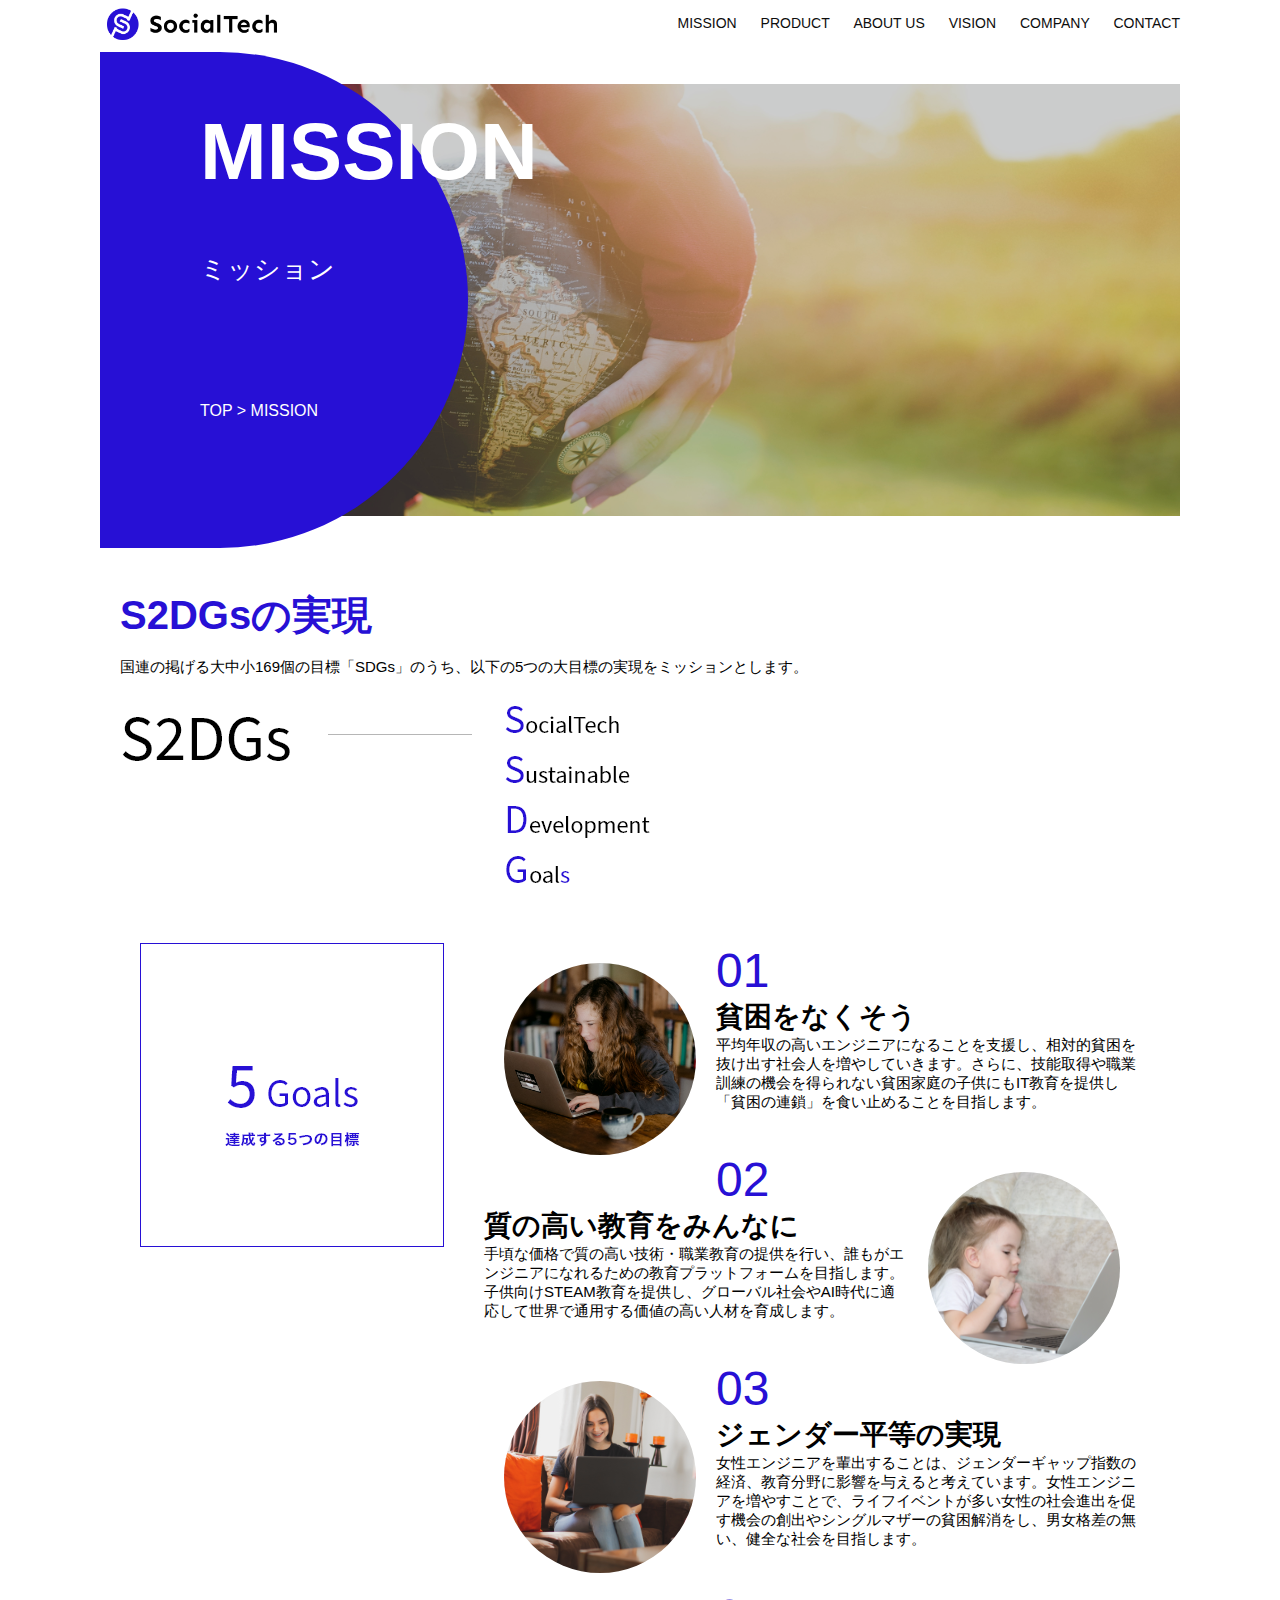
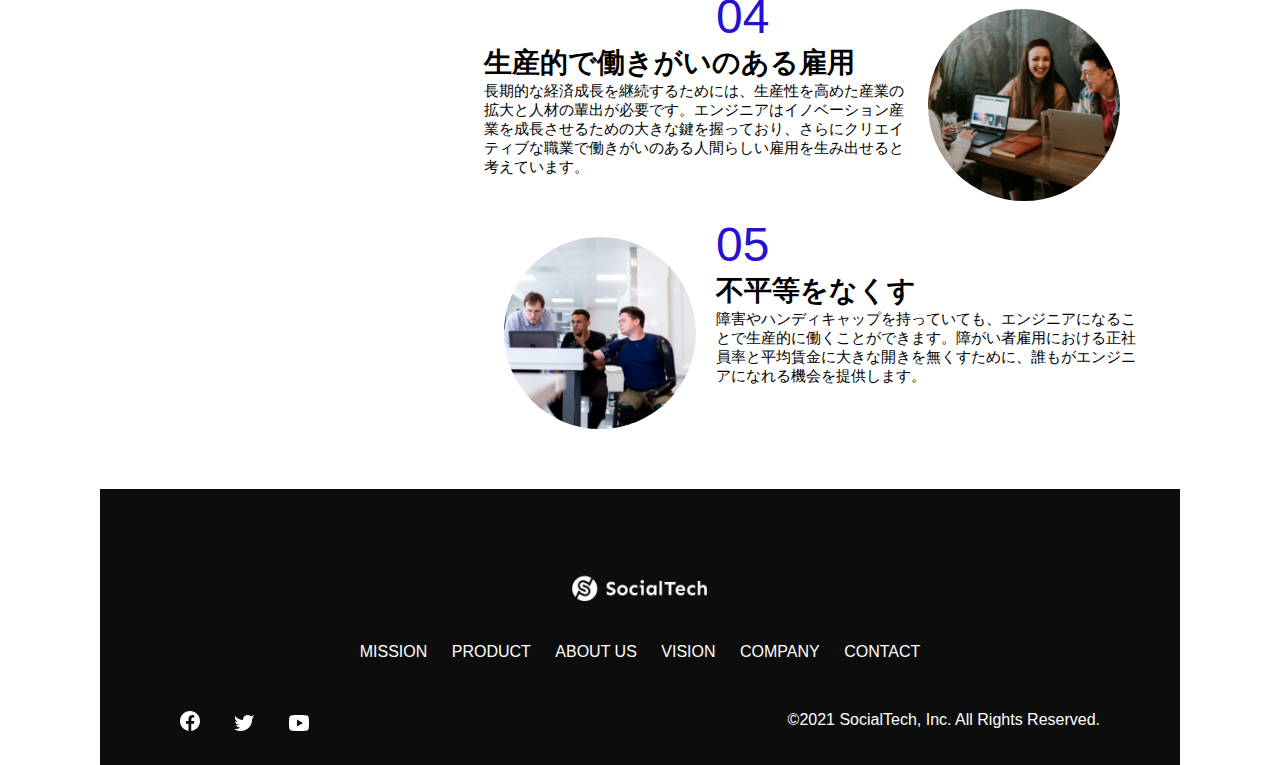
<file: socialtech/mission.html>
<!DOCTYPE html>
<html lang="ja">
  <head>
    <title>SocialTech - MISSION ミッション -</title>
    <meta charset="UTF-8">
    <meta name="description" content="SocialTechが目指す5つの目標（S2DGs）を紹介します">
    <meta name="viewport" content="width=device-width, initial-scale=1.0">
    <link rel="stylesheet" href="style.css">
  </head>

  <body>
    <!-- ヘッダー -->
    <header>
      <!-- ロゴ -->
      <a href="index.html" id="logo"><img src="images/logo.png" alt="トップページに戻る"></a>
      <!-- PC用ナビゲーション -->
      <nav id="nav-pc">
        <a href="mission.html">MISSION</a>
        <a href="product.html">PRODUCT</a>
        <a href="index.html#aboutus">ABOUT US</a>
        <a href="index.html#vision">VISION</a>
        <a href="index.html#company">COMPANY</a>
        <a href="index.html#contact">CONTACT</a>
      </nav>
      <!-- スマホ用メニューボタン -->
      <img id="menu-sp" src="images/button-menu.png" alt="ナビゲーションを開く" onclick="document.getElementById('nav-sp').style.display = 'block'">
      <!-- スマホ用ナビゲーション -->
      <nav id="nav-sp">
        <img id="close" src="images/button-close.png" alt="ナビゲーションを閉じる" onclick="document.getElementById('nav-sp').style.display = 'none'">
        <a id="logo-sp" href="index.html" onclick="document.getElementById('nav-sp').style.display = 'none'"><img src="images/logo-sp.png" alt="トップページに戻る"></a>
        <a class="menu" href="mission.html" onclick="document.getElementById('nav-sp').style.display = 'none'">MISSION</a>
        <a class="menu" href="product.html" onclick="document.getElementById('nav-sp').style.display = 'none'">PRODUCT</a>
        <a class="menu" href="index.html#aboutus" onclick="document.getElementById('nav-sp').style.display = 'none'">ABOUT US</a>
        <a class="menu" href="index.html#vision" onclick="document.getElementById('nav-sp').style.display = 'none'">VISION</a>
        <a class="menu" href="index.html#company" onclick="document.getElementById('nav-sp').style.display = 'none'">COMPANY</a>
        <a class="menu" href="index.html#contact" onclick="document.getElementById('nav-sp').style.display = 'none'">CONTACT</a>
        <div id="sns">
          <a href="https://www.facebook.com/sejuku2013"><img src="images/button-facebook.png" alt="Facebookのリンク"></a>
          <a href="https://twitter.com/samuraijuku"><img src="images/button-twitter.png" alt="Twitterのリンク"></a>
          <a href="https://www.youtube.com/channel/UCCFOQO5aDK0xXam4cUQXT8g"><img src="images/button-youtube.png" alt="YouTubeのリンク"></a>
        </div>
      </nav>
    </header>
    <main>
      <article>
        <section id="mission-main">
          <div id="mission-title">
            <h1>MISSION</h1>
            <span>ミッション</span>
            <div>TOP > MISSION</div>
          </div>
        </section>
        <section id="mission-s2dgs">
          <h2 class="mission-h2">S2DGsの実現</h2>
          <p>国連の掲げる大中小169個の目標「SDGs」のうち、以下の5つの大目標の実現をミッションとします。</p>
          <img src="images/mission/mission-s2dgs.png" alt="S2DGs">
        </section>
        <section id="mission-5goals">
          <div>
            <img id="s2dgs-image" src="images/mission/mission-5goals.png" alt="5Goals">
          </div>
          <div>
            <div>
              <img class="fivegoals-image-left" src="images/mission/mission-5goals01.png" alt="PCを操作する女の子">
              <span class="fivegoals-number">01</span>
              <h3 class="fivegoals-h3">貧困をなくそう</h3>
              <p class="fivegoals-p">平均年収の高いエンジニアになることを支援し、相対的貧困を抜け出す社会人を増やしていきます。さらに、技能取得や職業訓練の機会を得られない貧困家庭の子供にもIT教育を提供し「貧困の連鎖」を食い止めることを目指します。</p>
            </div>
            <div>
              <img class="fivegoals-image-right" src="images/mission/mission-5goals02.png" alt="PCを見つめる小さい女の子">
              <span class="fivegoals-number">02</span>
              <h3 class="fivegoals-h3">質の高い教育をみんなに</h3>
              <p class="fivegoals-p">手頃な価格で質の高い技術・職業教育の提供を行い、誰もがエンジニアになれるための教育プラットフォームを目指します。子供向けSTEAM教育を提供し、グローバル社会やAI時代に適応して世界で通用する価値の高い人材を育成します。</p>
            </div>
            <div>
              <img class="fivegoals-image-left" src="images/mission/mission-5goals03.png" alt="PCを操作する女性">
              <span class="fivegoals-number">03</span>
              <h3 class="fivegoals-h3">ジェンダー平等の実現</h3>
              <p class="fivegoals-p">女性エンジニアを輩出することは、ジェンダーギャップ指数の経済、教育分野に影響を与えると考えています。女性エンジニアを増やすことで、ライフイベントが多い女性の社会進出を促す機会の創出やシングルマザーの貧困解消をし、男女格差の無い、健全な社会を目指します。</p>
            </div>
            <div>
              <img class="fivegoals-image-right" src="images/mission/mission-5goals04.png" alt="笑顔で話し合う3人の男女子">
              <span class="fivegoals-number">04</span>
              <h3 class="fivegoals-h3">生産的で働きがいのある雇用</h3>
              <p class="fivegoals-p">長期的な経済成長を継続するためには、生産性を高めた産業の拡大と人材の輩出が必要です。エンジニアはイノベーション産業を成長させるための大きな鍵を握っており、さらにクリエイティブな職業で働きがいのある人間らしい雇用を生み出せると考えています。</p>
            </div>
            <div>
              <img class="fivegoals-image-left" src="images/mission/mission-5goals05.png" alt="障害を持つ男性が生き生きと働く様子">
              <span class="fivegoals-number">05</span>
              <h3 class="fivegoals-h3">不平等をなくす</h3>
              <p class="fivegoals-p">障害やハンディキャップを持っていても、エンジニアになることで生産的に働くことができます。障がい者雇用における正社員率と平均賃金に大きな開きを無くすために、誰もがエンジニアになれる機会を提供します。</p>
            </div>

          </div>
        </section>















      <!-- フッター -->
      <footer>
        <div id="footer-logo">
          <img src="images/logo-sp.png" alt="SocialTech">
        </div>
        <div id="footer-link">
          <a href="mission.html">MISSION</a>
          <a href="product.html">PRODUCT</a>
          <a href="index.html#aboutus">ABOUT US</a>
          <a href="index.html#vision">VISION</a>
          <a href="index.html#company">COMPANY</a>
          <a href="index.html#contact">CONTACT</a>
        </div>
        <div id="sns-footer">
          <a href="https://www.facebook.com/sejuku2013"><img src="images/button-facebook.png" alt="Facebookのリンク"></a>
          <a href="https://twitter.com/samuraijuku"><img src="images/button-twitter.png" alt="Twitterのリンク"></a>
          <a href="https://www.youtube.com/channel/UCCFOQO5aDK0xXam4cUQXT8g"><img src="images/button-youtube.png" alt="YouTubeのリンク"></a>
          <span id="copyright">&copy;2021 SocialTech, Inc. All Rights Reserved.</span>
        </div>
      </footer>

    </main>

  </body>

</html>
</file>
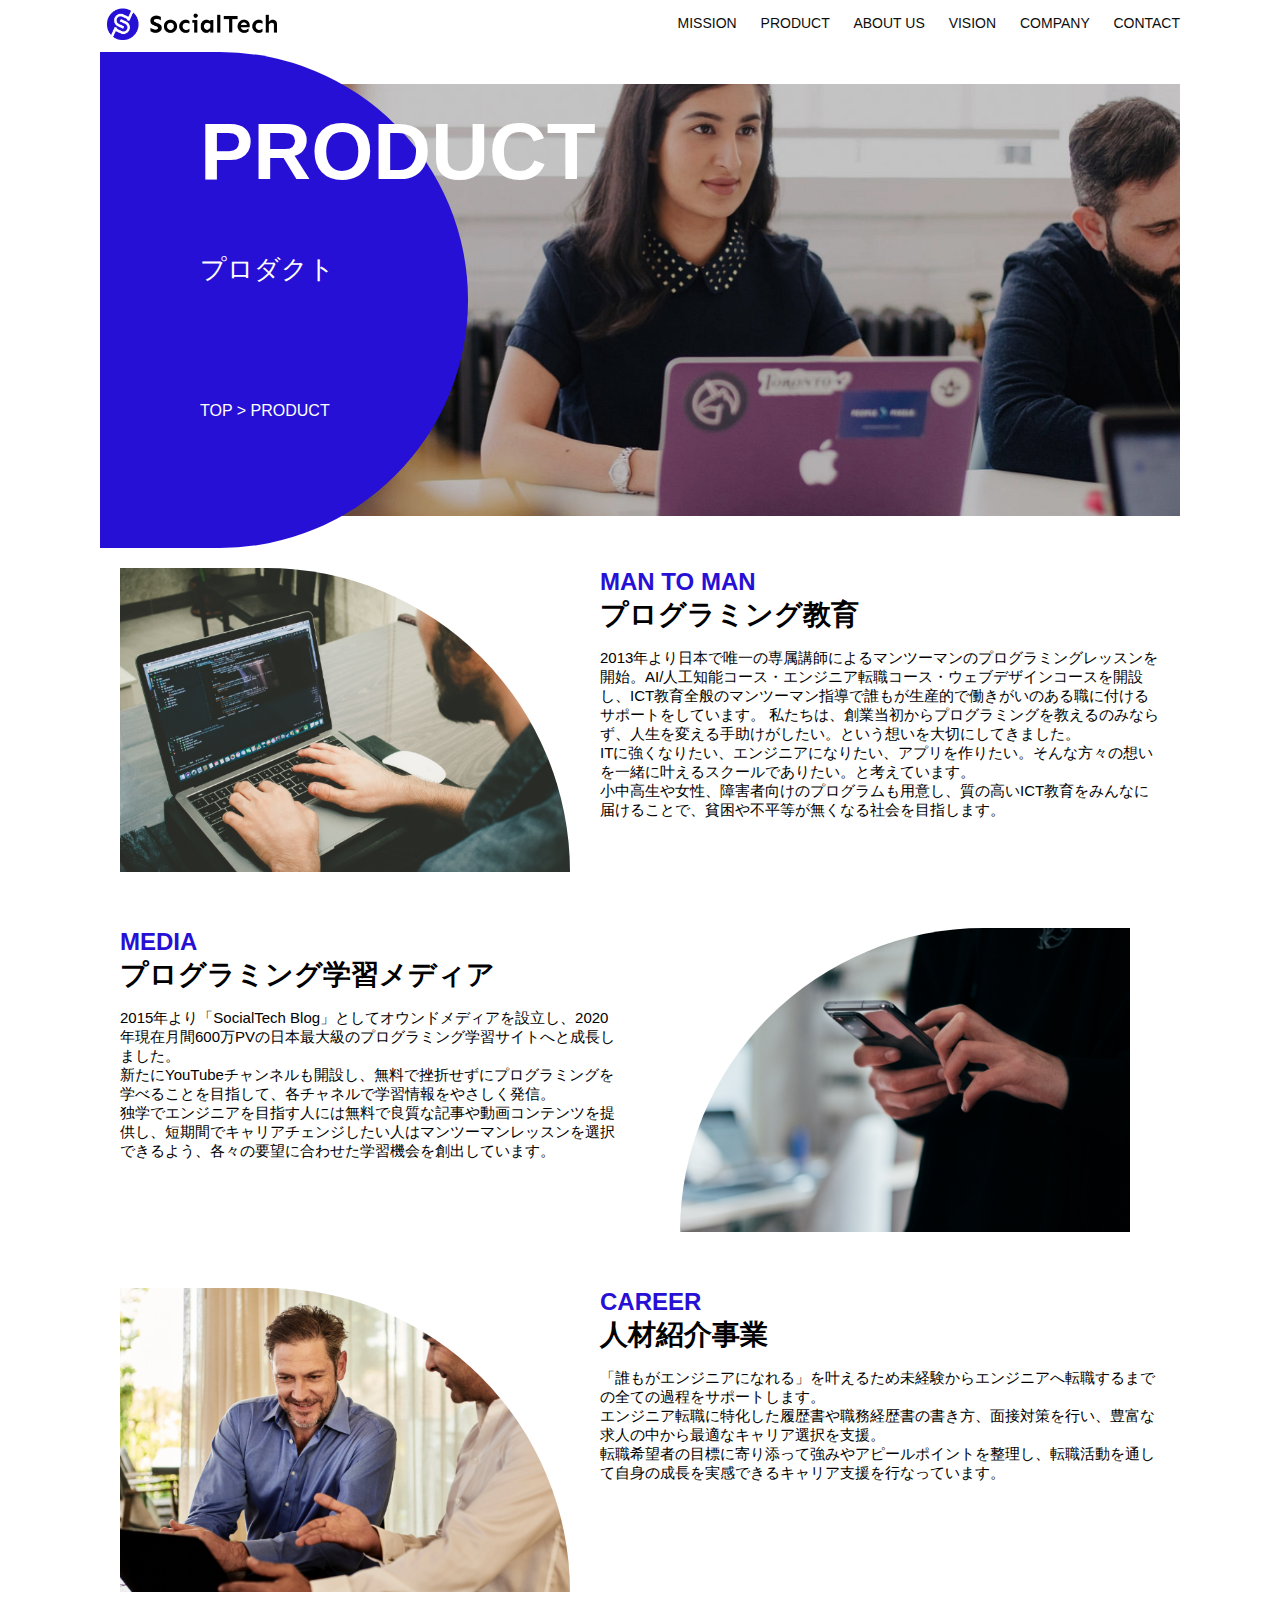
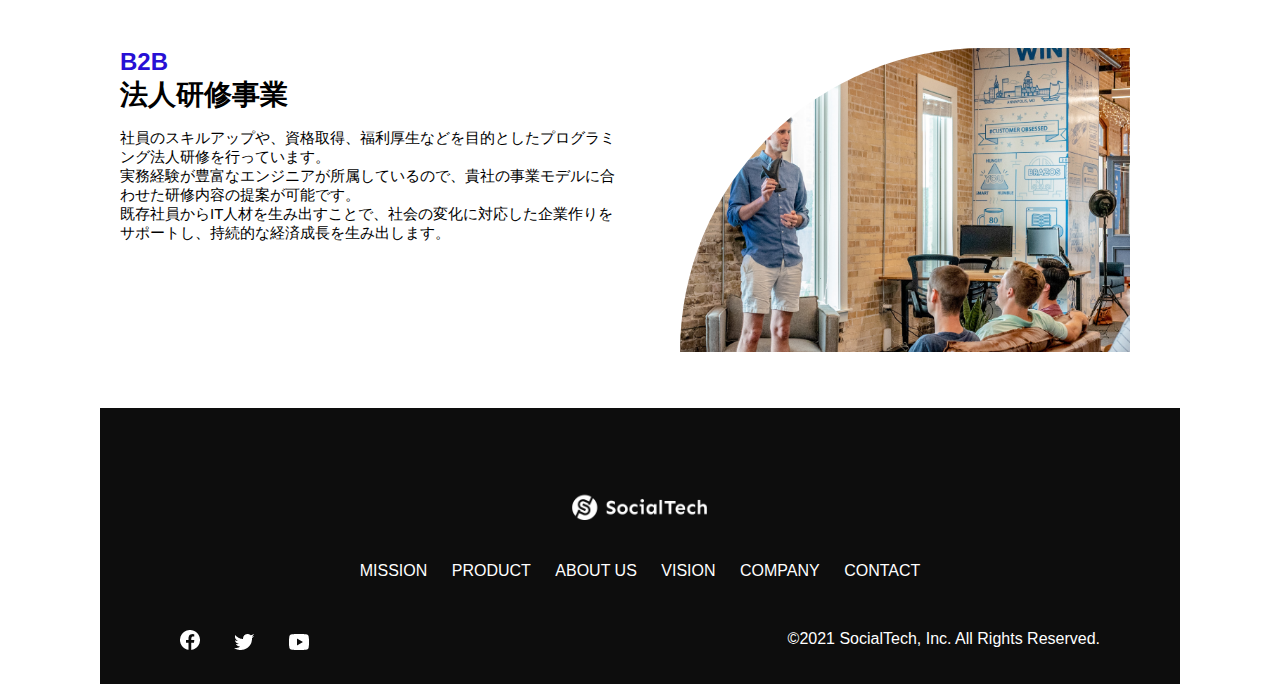
<file: socialtech/product.html>
<!DOCTYPE html>
<html lang="ja">
  <head>
    <title>SocialTech -PRODUCT プロダクト-</title>
    <meta charset="UTF-8">
    <meta name="description" content="SocialTechの4つのプロダクトを紹介します">
    <meta name="viewport" content="width=device-width, initial-scale=1.0">
    <link rel="stylesheet" href="style.css">
  </head>
  <body>
    <!-- ヘッダー -->
    <header>
      <!-- ロゴ -->
      <a href="index.html" id="logo"><img src="images/logo.png" alt="トップページに戻る"></a>
      <!-- PC用ナビゲーション -->
      <nav id="nav-pc">
        <a href="mission.html">MISSION</a>
        <a href="product.html">PRODUCT</a>
        <a href="index.html#aboutus">ABOUT US</a>
        <a href="index.html#vision">VISION</a>
        <a href="index.html#company">COMPANY</a>
        <a href="index.html#contact">CONTACT</a>
      </nav>
      <!-- スマホ用メニューボタン -->
      <img id="menu-sp" src="images/button-menu.png" alt="ナビゲーションを開く" onclick="document.getElementById('nav-sp').style.display = 'block'">
      <!-- スマホ用ナビゲーション -->
      <nav id="nav-sp">
        <img id="close" src="images/button-close.png" alt="ナビゲーションを閉じる" onclick="document.getElementById('nav-sp').style.display = 'none'">
        <a id="logo-sp" href="index.html" onclick="document.getElementById('nav-sp').style.display = 'none'"><img src="images/logo-sp.png" alt="トップページに戻る"></a>
        <a class="menu" href="mission.html" onclick="document.getElementById('nav-sp').style.display = 'none'">MISSION</a>
        <a class="menu" href="product.html" onclick="document.getElementById('nav-sp').style.display = 'none'">PRODUCT</a>
        <a class="menu" href="index.html#aboutus" onclick="document.getElementById('nav-sp').style.display = 'none'">ABOUT US</a>
        <a class="menu" href="index.html#vision" onclick="document.getElementById('nav-sp').style.display = 'none'">VISION</a>
        <a class="menu" href="index.html#company" onclick="document.getElementById('nav-sp').style.display = 'none'">COMPANY</a>
        <a class="menu" href="index.html#contact" onclick="document.getElementById('nav-sp').style.display = 'none'">CONTACT</a>
        <div id="sns">
          <a href="https://www.facebook.com/sejuku2013"><img src="images/button-facebook.png" alt="Facebookのリンク"></a>
          <a href="https://twitter.com/samuraijuku"><img src="images/button-twitter.png" alt="Twitterのリンク"></a>
          <a href="https://www.youtube.com/channel/UCCFOQO5aDK0xXam4cUQXT8g"><img src="images/button-youtube.png" alt="YouTubeのリンク"></a>
        </div>
      </nav>
    </header>
    <main>
      <article>
        <section id="product-main">
          <div id="product-title">
            <h1>PRODUCT</h1>
            <span>プロダクト</span>
            <div>TOP > PRODUCT</div>
          </div>
        </section>
        <section class="product-section1">
          <img src="images/product/product-mantoman.png" alt="PCでコードを書く男性">
          <div>
            <h2 class="product-h2">MAN TO MAN</h2>
            <h3 class="product-h3">プログラミング教育</h3>
            <p>2013年より日本で唯一の専属講師によるマンツーマンのプログラミングレッスンを開始。AI/人工知能コース・エンジニア転職コース・ウェブデザインコースを開設し、ICT教育全般のマンツーマン指導で誰もが生産的で働きがいのある職に付けるサポートをしています。
              私たちは、創業当初からプログラミングを教えるのみならず、人生を変える手助けがしたい。という想いを大切にしてきました。<br>ITに強くなりたい、エンジニアになりたい、アプリを作りたい。そんな方々の想いを一緒に叶えるスクールでありたい。と考えています。<br>小中高生や女性、障害者向けのプログラムも用意し、質の高いICT教育をみんなに届けることで、貧困や不平等が無くなる社会を目指します。</p>
          </div>
        </section>
        <section class="product-section2">
          <div>
            <h2 class="product-h2">MEDIA</h2>
            <h3 class="product-h3">プログラミング学習メディア</h3>
            <p>2015年より「SocialTech Blog」としてオウンドメディアを設立し、2020年現在月間600万PVの日本最大級のプログラミング学習サイトへと成長しました。<br>新たにYouTubeチャンネルも開設し、無料で挫折せずにプログラミングを学べることを目指して、各チャネルで学習情報をやさしく発信。<br>独学でエンジニアを目指す人には無料で良質な記事や動画コンテンツを提供し、短期間でキャリアチェンジしたい人はマンツーマンレッスンを選択できるよう、各々の要望に合わせた学習機会を創出しています。</p>
          </div>
          <img src="images/product/product-media.png" alt="スマートフォンを操作する人">
        </section>
        <section class="product-section1">
          <img src="images/product/product-career.png" alt="笑顔で話し合う2人の男性">
          <div>
            <h2 class="product-h2">CAREER</h2>
            <h3 class="product-h3">人材紹介事業</h3>
            <p>「誰もがエンジニアになれる」を叶えるため未経験からエンジニアへ転職するまでの全ての過程をサポートします。<br>エンジニア転職に特化した履歴書や職務経歴書の書き方、面接対策を行い、豊富な求人の中から最適なキャリア選択を支援。<br>転職希望者の目標に寄り添って強みやアピールポイントを整理し、転職活動を通して自身の成長を実感できるキャリア支援を行なっています。</p>
          </div>
        </section>
        <section class="product-section2">
          <div>
            <h2 class="product-h2">B2B</h2>
            <h3 class="product-h3">法人研修事業</h3>
            <p>社員のスキルアップや、資格取得、福利厚生などを目的としたプログラミング法人研修を行っています。<br>実務経験が豊富なエンジニアが所属しているので、貴社の事業モデルに合わせた研修内容の提案が可能です。<br>既存社員からIT人材を生み出すことで、社会の変化に対応した企業作りをサポートし、持続的な経済成長を生み出します。</p>
          </div>
          <img src="images/product/product-b2b.png" alt="講演中の男性とそれを聴く人々">
        </section>





      </article>


      <footer>
        <div id="footer-logo">
          <img src="images/logo-sp.png" alt="SocialTech">
        </div>
        <div id="footer-link">
          <a href="mission.html">MISSION</a>
          <a href="product.html">PRODUCT</a>
          <a href="index.html#aboutus">ABOUT US</a>
          <a href="index.html#vision">VISION</a>
          <a href="index.html#company">COMPANY</a>
          <a href="index.html#contact">CONTACT</a>
        </div>
        <div id="sns-footer">
          <a href="https://www.facebook.com/sejuku2013"><img src="images/button-facebook.png" alt="Facebookのリンク"></a>
          <a href="https://twitter.com/samuraijuku"><img src="images/button-twitter.png" alt="Twitterのリンク"></a>
          <a href="https://www.youtube.com/channel/UCCFOQO5aDK0xXam4cUQXT8g"><img src="images/button-youtube.png" alt="YouTubeのリンク"></a>
          <span id="copyright">&copy;2021 SocialTech, Inc. All Rights Reserved.</span>
        </div>
      </footer>
    </main>
  </body>

</html>
</file>
<file: socialtech/style.css>
/* PC、スマホ共通スタイル */
body {
  font-family: "Source Sans Pro", "Hiragino Kaku Gothic ProN", Meiryo, Arial, sans-serif;
}

p {
  font-size: 15px;
}

/*================
PC用のスタイル
=================*/
@media screen and (min-width: 768px) {
/* 横幅設定 */
body {
  max-width: 1080px;
  min-width: 960px;
  margin: 0 auto 0 auto;
}

/* ヘッダー */
header {
  display: flex;
  justify-content: space-between;
}

/* ナビゲーションのレイアウト */
#nav-pc {
  text-align: right;
  font-size: 14px;
  padding-top: 15px;
}

/* ナビゲーションのリンクの装飾設定 */
#nav-pc > a {
  text-decoration: none;
  margin-left: 20px;
}
#nav-pc > a:link {
  color: #0d0d0d;
}
#nav-pc > a:visited {
  color: #0d0d0d;
}
#nav-pc > a:hover {
  color: #0d0d0d;
  text-decoration: underline;
}
#nav-pc > a:active {
  color: #0d0d0d;
}


/* スマホ用ナビを非表示 */
#nav-sp, #menu-sp {
  display: none;
}





/* メインビジュアル*/
#main-visual {
  /* position: absolute;を指定するときは必ず親要素にposition: relative;を指定する*/
  position: relative;
  height: 400px;
}

#main-message {
  position: absolute;
  top: 0;
  left: 0;
  background-color: #2710d5;
  color: #ffffff;
  border-radius: 0 0 476px 0;
  max-width: 620px;
  height: 100%;
  width: 100%;
  z-index: 11;
}

#main-message > h1 {
  font-size: 60px;
  font-weight: bold;
  margin: 100px 0 0 50px;
}

#main-message > p {
  font-size: 28px;
  margin: 0 0 0 50px;
}

#main-visual > img {
  max-width: 620px;
  border-radius: 470px 0 0 0;
  position: absolute;
  top: 0;
  right: 0;
  z-index: 10;
}

/* 見出し */
h2 {
  margin: 40px 0 0 0;
}

.index-h2::after {
  content: url("images/line.png");
  margin-left: 10px;
}

h3 {
  font-size: 27px;
}

/* ミッション */
#mission {
  margin: 80px auto 80px auto;
  width: 100%;
}

#mission-flex {
  width: 100%;
  display: flex;
}

#mission-flex > div {
  width: 50%;
  margin: 20px;
}

#mission-photo {
  width: 100%;
}

#s2dgs {
  margin-top: 50px;
  width: 100%;
}


/* プロダクト */
#product {
  background-color: #f4ecec;
  margin: 80px 0 80px 0;
  padding: 10px 0 0 0;
}

#product > h2 {
  margin-left: 40px;
}

/* 外枠 */
#product > div {
  margin-top: 40px;
  display: flex;
}

/* 左のカラム */
#product-left {
  width: 50%;
  margin-right: 20px;
  margin-left: 40px;
}

/* 右のカラム */
#product-right {
  width: 50%;
  margin-left: 20px;
  margin-top: 80px;
  margin-right: 40px;
}

/* 画像＋説明の枠 */
#product-left > div {
  position: relative;
  height: 480px;
  margin-right: 20px;
}
#product-right > div {
  position: relative;
  height: 480px;
  margin-left: 20px;
}

/* 画像 */
.product-photo {
  width: 100%;
}

/* 説明文の枠 */
.product-explain {
  background-color: #ffffff;
  position: absolute;
  left: 0;
  top: 280px;
  margin: 0 40px 0 40px;
  padding: 20px;
  box-shadow: 5px 5px 10px rgba(0, 0, 0, 0.05);
}

/* 説明文の英語 */
.product-explain > span {
  color: #2710d5;
  font-weight: bold;
  font-size: 16px;
  margin: 0;
}

/* 説明文の見出し */
.product-explain > h3 {
  font-size: 20px;
  margin: 5px 0 5px 0;
}

/* 説明文 */
.product-explain > p {
  font-size: 14px;
  margin: 0;
}

/* 「もっとみる」ボタン */
#product-more {
  margin: 0 auto -42px auto;
}

/* ABOUT US */
#aboutus {
  margin: 80px auto 80px auto;
}

/* 3つの組織文化と画像を入れる枠 */
#aboutus > div {
  display: flex;
}

/* 画像 */
.culture-img {
  width: 100%;
  align-self: flex-start;
}

.culture-img2 {
  margin-top: 50px;
  width: 100%;
}

/* 3つの組織文化の表 */
.culture-table {
  max-width: 500px;
  margin-right: 50px;
}

/* 番号 */
.culture-num {
  font-size: 80px;
  color: #2710d5;
  margin: 0 20px 0 0;
}

/* 組織文化英語 */
.culture-en {
  color: #2710d5;
  font-weight: bold;
  font-size: 24px;
  display: block;
}

/* 組織文化日本語 */
.culture-jp {
  font-size: 28px;
  font-weight: bold;
}

/* 説明文 */
.ulture-description {
  margin: 0;
}

/* ///////ビジョン/////// */
#vision {
  margin: 80px auto 80px auto;
}

/* セクション内の外枠 */
#vision > div {
  width: 100%;
  display: flex;
  justify-content: space-between;
  flex-wrap: wrap;
}

/* 7つの行動指針の枠 */
.vision-box {
  width: 300px;
  height: 300px;
  margin-bottom: 30px;
  position: relative;
}

.vision-box > img {
  width: 100%;
  height: auto;
  position: absolute;
  top: 0;
  left: 0;
  z-index: 30;
}

.vision-box > span {
  position: absolute;
  top: 0;
  left: 0;
  z-index: 31;
  margin-right: 20px;
}

.vision-box > span > h4 {
  color: #2710d5;
  font-size: 19px;
  margin: 80px 0 0 0;
}

.vision-box > span > h4::first-letter {
  font-size: 40px;
}

.vision-box > span > h5 {
  font-size: 20px;
  margin: 0 0 0 0;
}

.vision-box > span > p {
  margin: 10px 0 0 0;
}

/* 会社概要 */
#company {
  margin: 80px auto 80px auto;
}

#company-table {
  width: 100%;
}

.tableheader {
  text-align: left;
  padding: 20px;
  border-bottom-color: #2710d5;
  border-bottom-width: 1px;
  border-bottom-style: solid;
  width: 100px;
}

.tableheader-first {
  text-align: left;
  padding: 20px;
  border-bottom-color: #2710d5;
  border-bottom-width: 1px;
  border-bottom-style: solid;
  border-top-color: #2710d5;
  border-top-width: 1px;
  border-top-style: solid;
  width: 100px;
}

.cell {
  padding: 30px;
  border-bottom-color: #ececec;
  border-bottom-width: 1px;
  border-bottom-style: solid;
}

.cell-first {
  padding: 30px;
  border-bottom-color: #ececec;
  border-bottom-width: 1px;
  border-bottom-style: solid;
  border-top-color: #ececec;
  border-top-width: 1px;
  border-top-style: solid;
}

#company > iframe {
  width: 100%;
  height: 368px;
  margin-top: 40px;
}

/* お問い合わせ */
#contact {
  margin: 80px auto 80px auto;
}

/* 外枠 */
#contact > form > div {
  display: flex;
  flex-direction: row;
  flex-wrap: wrap;
  padding-bottom: 30px;
}

/* 左列の見出し */
.contact-heading {
  width: 240px;
  align-self: center;
}

/* 見出しのラベル */
.contact-label {
  font-weight: bold;
}

/* 必須 */
.contact-span {
  color: #ce2222;
  margin: 0 0  0 20px;
  font-weight: bold;
}

/* テキストボックス */
.contact-textbox {
  border-top: 0;
  border-left: 0;
  border-right: 0;
  border-bottom-width: 1px;
  border-bottom-color: #707070;
  border-bottom-style: solid;
  background-color: #fafafa;
  width: 400px;
  height: 56px;
}

/* お問い合わせ内容のテキストエリア */
.contact-textarea {
  border-top: 0;
  border-left: 0;
  border-right: 0;
  border-bottom-width: 1px;
  border-bottom-color: #707070;
  border-bottom-style: solid;
  background-color: #fafafa;
  width: 400px;
  height: 200px;
}

/* 個人情報の取り扱い */
details {
  width: 700px;
}

details > div {
  background-color: #fafafa;
  padding: 20px;
}

details > div > span {
  font-weight: bold;
}

/* フッター */
footer {
  background-color: #0d0d0d;
  text-align: center;
  padding: 80px 80px 30px 80px;
}

#footer-logo {
  margin-bottom: 30px;
}

#footer-link {
  margin-bottom: 50px;
}

#footer-link > a {
  text-decoration: none;
  margin: 10px;
}

#footer-link > a:link {
  color: #ffffff;
}

#footer-link > a:visited {
  color: #ffffff;
}

#footer-link > a:hover {
  color: #ffffff;
  text-decoration: underline;
}

#footer-link > a:active {
  color: #ffffff;
}

#sns-footer {
  text-align: left;
  width: 100%;
}

#sns-footer > a {
  margin-right: 30px;
}

#copyright {
  color: #ffffff;
  float: right;
}




/* mission.html用スタイル */
/* ミッションのメインビジュアル */
#mission-main {
  height: 496px;
  width: 100%;
  background-image: url("images/mission/mission-main.png");
  background-repeat: no-repeat;
  background-position-y: center;
}

#mission-title {
  background-color: #2710d5;
  width: 368px;
  color: #ffffff;
  height: 496px;
  border-radius: 0 248px 248px 0;
  position: relative;
}

#mission-title > h1 {
  position: absolute;
  top: 0;
  left: 100px;
  font-size: 80px;
}

#mission-title > span {
  position: absolute;
  top: 200px;
  left: 100px;
  font-size: 26px;
}

#mission-title > div {
  position: absolute;
  top: 350px;
  left: 100px;
  font-size: 16px;
}

#mission-s2dgs {
  width: 100%;
  margin: 20px;
}

.mission-h2 {
  color: #2710d5;
  font-size: 40px;
}

.mission-h2::after {
  content: none;
}

#mission-5goals {
  margin: 20px;
  display: flex;
}

#mission-5goals > div {
  flex-grow: 1;
  padding: 20px;
}

#mission-5goals > div > div {
  margin-bottom: 40px;
}

.fivegoals-image-right {
  float: right;
  margin: 20px;
}

.fivegoals-image-left {
  float: left;
  margin: 20px;
}

.fivegoals-number {
  color: #2710d5;
  font-size: 48px;
  margin: 0;
}

.fivegoals-h3 {
  font-size: 28px;
  margin: 0;
}

.fivegoals-p {
  margin: 0;
}




/* プロダクトページ */
#product-main {
  height: 496px;
  width: 100%;
  background-image: url("images/product/product-main.png");
  background-repeat: no-repeat;
  background-position-y: center;
}

#product-title {
  background-color: #2710d5;
  width: 368px;
  color: #ffffff;
  height: 496px;
  border-radius: 0 248px 248px 0;
  position: relative;
}

#product-title > h1 {
  position: absolute;
  top: 0;
  left: 100px;
  font-size: 80px;
}

#product-title > span {
  position: absolute;
  top: 200px;
  left: 100px;
  font-size: 26px;
}

#product-title > div {
  position: absolute;
  top: 350px;
  left: 100px;
  font-size: 16px;
}


/* セクション1 */
.product-section1 {
  position: relative;
  margin: 20px;
  height: 340px;
}

.product-section1 > img {
  position: absolute;
  top: 0;
  left: 0;
  width: 450px;
  margin: 0 40px 30px 0;
  border-radius: 0 432px 0 0;
}

.product-section1 > div {
  position: absolute;
  top: 0;
  left: 480px;
}


/* セクション2 */
.product-section2 {
  position: relative;
  margin: 20px;
  height: 340px;
}

.product-section2 > img {
  position: absolute;
  top: 0;
  right: 0;
  width: 450px;
  margin: 0 30px 40px 0;
  border-radius: 432px 0 0 0;
}

.product-section2 > div {
  width: 500px;
  position: absolute;
  top: 0;
  left: 0;
}

.product-h2 {
  color: #2710d5;
  font-size: 24px;
  margin: 0;
}

.product-h3 {
  font-size: 28px;
  margin: 0;
}













}








/*====================
スマートフォン用のスタイル
=====================*/
@media screen and (max-width: 767px) {

body {
  min-width: 375px;
  margin: 0;
}

/* PC用ナビゲーション非表示 */
#nav-pc {
  display: none;
}

/* ハンバーガーメニュー */
#menu-sp {
  float: right;
  padding: 0;
}

/* スマホ用ナビゲーションの表示切替 */
/* 初期状態、レイアウトと非表示設定 */
#nav-sp {
  background-color: #2710d5;
  position: absolute;
  left: 0;
  top: 0;
  height: 100%;
  width: 100%;
  display: none;
  z-index: 100;
}

/* ×ボタン */
#close {
  position: absolute;
  top: 20px;
  right: 20px;
}

/* ナビゲーションメニュー用ロゴ */
#logo-sp {
  margin: 80px 0 30px 20px;
}

/* ナビゲーションのリンクの装飾設定 */
#nav-sp > a {
  display: block;
}

#nav-sp > a:link {
  color: #ffffff;
}

#nav-sp > a:visited {
  color: #ffffff;
}

#nav-sp > a:hover {
  color: #ffffff;
  text-decoration: underline;
}

#nav-sp > a:active {
  color: #ffffff;
}

#nav-sp > .menu {
  text-decoration: none;
  display: block;
  margin: 0 20px 0 20px;
  height: 44px;
  font-size: 16px;
  background-image: url("images/arrow.png");
  background-repeat: no-repeat;
  background-position: right top;
}

#sns {
  position: absolute;
  bottom: 20px;
  left: 20px;
}

#sns > a {
  margin-right: 30px;
}


/* メインビジュアル */
#main-visual {
  position: relative;
  height: 470px;
  width: 100%;
  overflow: hidden;
}

#main-visual > div {
  position: absolute;
  top: 0;
  left: 0;
  background-color: #2710d5;
  color: white;
  border-radius: 0 0 476px 0;
  text-align: center;
  height: 280px;
  width: 100%;
  z-index: 11;
}

#main-visual > div > h1 {
  font-size: 28px;
  margin: 90px 0 0 0;
}

#main-visual > div > p {
  margin: 0;
}

#main-visual > img {
  width: 100%;
  border-radius: 476px 0 0 0;
  z-index: 10;
  position: absolute;
  bottom: 0;
  right: 0;
}


/* 見出し */
h2::after {
  content: url("images/line.png");
  margin-left: 10px;
}

h3 {
  font-size: 24px;
  margin: 10px 0 0 0;
}


/* ミッション */
#mission {
  margin: 20px;
}

#mission-photo {
  width: 100%;
}

#s2dgs {
  width: 100%;
}


/* プロダクト */
#product {
  background-color: #e4e4e4;
  padding-top: 10px;
}

#product h2 {
  margin-left: 20px;
}


/* 外枠 */
/* 左右のカラム　スマホでは縦並び */
#product-left, #product-right {
  margin-right: 20px;
  margin-left: 20px;
}


/* 画像＋説明の枠 */
#product-left > div, #product-right > div {
  position: relative;
  height: 540px;
}


/* 説明文の枠 */
.product-explain {
  background-color: #ffffff;
  position: absolute;
  left: 0;
  bottom: 50px;
  padding: 20px;
  box-shadow: 5px 5px 10px rgba(0, 0, 0, 0.05);
}

.product-explain > span {
  color: #2710d5;
  font-weight: bold;
  font-size: 16px;
  margin: 0px;
}

.product-explain > h3 {
  margin: 10px 0 10px 0;
}


/* 画像 */
.product-photo {
  width: 100%;
}

#product-more > img {
  margin: 0 0 -42px 20px;
}


/* ABOUT US */
#aboutus {
  margin: 80px 20px 80px 20px;
}

#aboutus > div {
  display: flex;
  flex-direction: column;
}

.culture-table {
  width: 100%;
  padding-right: 20px;
  order: 2;
}

.culture-img {
  width: 100%;
  order: 1;
}

.culture-img2 {
  width: 100%;
}

.culture-num {
  font-size: 80px;
  color: #2710d5;
}

.culture-en {
  color: #2710d5;
  font-weight: bold;
  font-size: 24px;
  display: block;
}

.culture-jp {
  display: block;
}

.culture-description {
  margin: 0;
}


/* ビジョン */
#vision {
  margin: 80px 20px 80px 20px;
}

.vision-box {
  width: 300px;
  height: 300px;
  margin-bottom: 30px;
  position: relative;
}

.vision-box > img {
  width: 100%;
  height: auto;
  position: absolute;
  top: 0;
  left: 0;
  z-index: 30;
}

.vision-box > span {
  position: absolute;
  top: 0;
  left: 0;
  z-index: 31;
  margin-right: 20px;
}

.vision-box > span > h4 {
  color: #2710d5;
  font-size: 19px;
  margin: 60px 0 0 0;
}

.vision-box > span >h5 {
  font-size: 20px;
  margin: 0 0 0 0;
}

.vision-box span > p {
  margin: 10px 0 0 0;
}


/* 会社概要 */
#company {
  margin: 0 20px 0 20px;
}

#company > h3 {
  margin-bottom: 20px;
}

#company > table {
  width: 100%;
}

.tableheader-first {
  text-align: left;
  padding: 20px;
  border-bottom-color: #2710d5;
  border-bottom-width: 1px;
  border-bottom-style: solid;
  border-top-color: #2710d5;
  border-top-width: 1px;
  border-top-style: solid;
  width: 50px;
}

.tableheader {
  text-align: left;
  padding: 20px;
  border-bottom-color: #2710d5;
  border-bottom-width: 1px;
  border-bottom-style: solid;
  width: 50px;
}

.cell {
  padding: 20px;
  border-bottom-color: #ececec;
  border-bottom-width: 1px;
  border-bottom-style: solid;
}

.cell-first {
  padding: 20px;
  border-bottom-color: #ececec;
  border-bottom-width: 1px;
  border-bottom-style: solid;
  border-top-color: #ececec;
  border-top-width: 1px;
  border-top-style: solid;
}

#company > iframe {
  width: 100%;
  height: 240px;
  margin: 40px 0 0 0;
}


/* お問い合わせ */
#contact {
  margin: 80px 20px 80px 20px;
}

#contact > h3 {
  margin-bottom: 20px;
}

#contact > form > div {
  margin-bottom: 20px;
}

.contact-heading {
  margin-bottom: 20px;
}


/* ラベル */
.contact-label {
  font-weight: bold;
}


/* 必須 */
.contact-span {
  color: #ce2222;
  margin: 0 0 0 20px;
  font-weight: bold;
}

.contact-textbox {
  height: 56px;
  border-top: 0;
  border-left: 0;
  border-right: 0;
  background-color: #fafafa;
  border-bottom-color: #707070;
  border-bottom-width: 1px;
  border-style: solid;
  min-width: 300px;
  width: 100%;
}

.contact-textarea {
  height: 150px;
  border-top: 0;
  border-left: 0;
  border-right: 0;
  background-color: #fafafa;
  width: 100%;
}

.radiobutton {
  margin-bottom: 20px;
}

.radiobutton + label::after {
  content: "\A";
  white-space: pre;
}


/* フッター */
footer {
  background-color: #0d0d0d;
  padding: 30px 20px 50px 20px;
}

#footer-logo {
  margin-bottom: 30px;
}

#footer-link {
  margin-bottom: 50px;
}

#footer-link > a {
  text-decoration: none;
  margin: 0 20px 30px 0;
  display: block;
  background-image: url("images/arrow.png");
  background-repeat: no-repeat;
  background-position: right top;
}

#footer-link > a:link {
  color: #ffffff;
}

#footer-link > a:visited {
  color: #ffffff;
}

#footer-link > a:hover {
  color: #ffffff;
  text-decoration: underline;
}

#footer-link > a:active {
  color: #ffffff;
}

#sns-footer > a {
  margin-right: 30px;
}

#copyright {
  font-size: 12px;
  display: block;
  margin-top: 30px;
  color: #ffffff;
}



/* mission.html用スタイル */
/* ミッションのメインビジュアル */
#mission-main {
  height: 256px;
  width: 100%;
  background-image: url("images/mission/mission-main.png");
  background-repeat: no-repeat;
  background-position-y: center;
  background-size: auto 208px;
}

#mission-title {
  background-color: #2710d5;
  width: 136px;
  color: #ffffff;
  height: 256px;
  border-radius: 0 248px 248px 0;
  position: relative;
}

#mission-title > h1 {
  position: absolute;
  top: 0;
  left: 20px;
  font-size: 40px;
}

#mission-title > span {
  position: absolute;
  top: 110px;
  left: 20px;
  font-size: 18px;
}

#mission-title > div {
  position: absolute;
  top: 180px;
  left: 20px;
  font-size: 13px;
}


/* ミッションページ　S2DGSの設定 */
#mission-s2dgs {
  margin: 20px;
}

.mission-h2 {
  color: #2710d5;
  font-size: 38px;
  margin: 0;
}

.mission-h2::after {
  content: none;
}

#mission-s2dgs > img {
  width: 100%;
}


/* ミッションページ　5Goalsの設定 */
#mission-5goals {
  margin: 20px;
}

#mission-5goals > div > div {
  margin-bottom: 40px;
}

#s2dgs-image {
  width: 100%;
}

.fivegoals-image-right {
  margin: 20px auto 20px auto;
  display: block;
}

.fivegoals-image-left {
  margin: 20px auto 20px auto;
  display: block;
}

.fivegoals-number {
  color: #2710d5;
  font-size: 48px;
  margin: 0;
}

.fivegoals-h3 {
  font-size: 28px;
  margin: 0;
}

.fivegoals-p {
  margin: 0;
}



/* プロダクトページ */
#product-main {
  height: 256px;
  width: 100%;
  background-image: url("images/product/product-main.png");
  background-repeat: no-repeat;
  background-position-y: center;
  background-size: auto 208px;
}

#product-title {
  background-color: #2710d5;
  width: 136px;
  color: #ffffff;
  height: 256px;
  border-radius: 0 248px 248px 0;
  position: relative;
}

#product-title > h1 {
  position: absolute;
  top: 0;
  left: 20px;
  font-size: 40px;
}

#product-title > span {
  position: absolute;
  top: 110px;
  left: 20px;
  font-size: 18px;
}

#product-title > div {
  position: absolute;
  top: 180px;
  left: 20px;
  font-size: 13px;
}

.product-section1 {
  margin: 20px;
}

.product-section1 > img {
  width: 100%;
  border-radius: 0 300px 0 0;
}

.product-section2 {
  margin: 20px;
  display: flex;
  flex-direction: column;
}

.product-section2 >img {
  order: 1;
  width: 100%;
  border-radius: 300px 0 0 0;
}

.product-section2 > div {
  order: 2;
}

.product-h2 {
  color: #2710d5;
  font-size: 24px;
  margin: 0;
}

.product-h3 {
  font-size: 28px;
  margin: 0;
}










}
</file>
